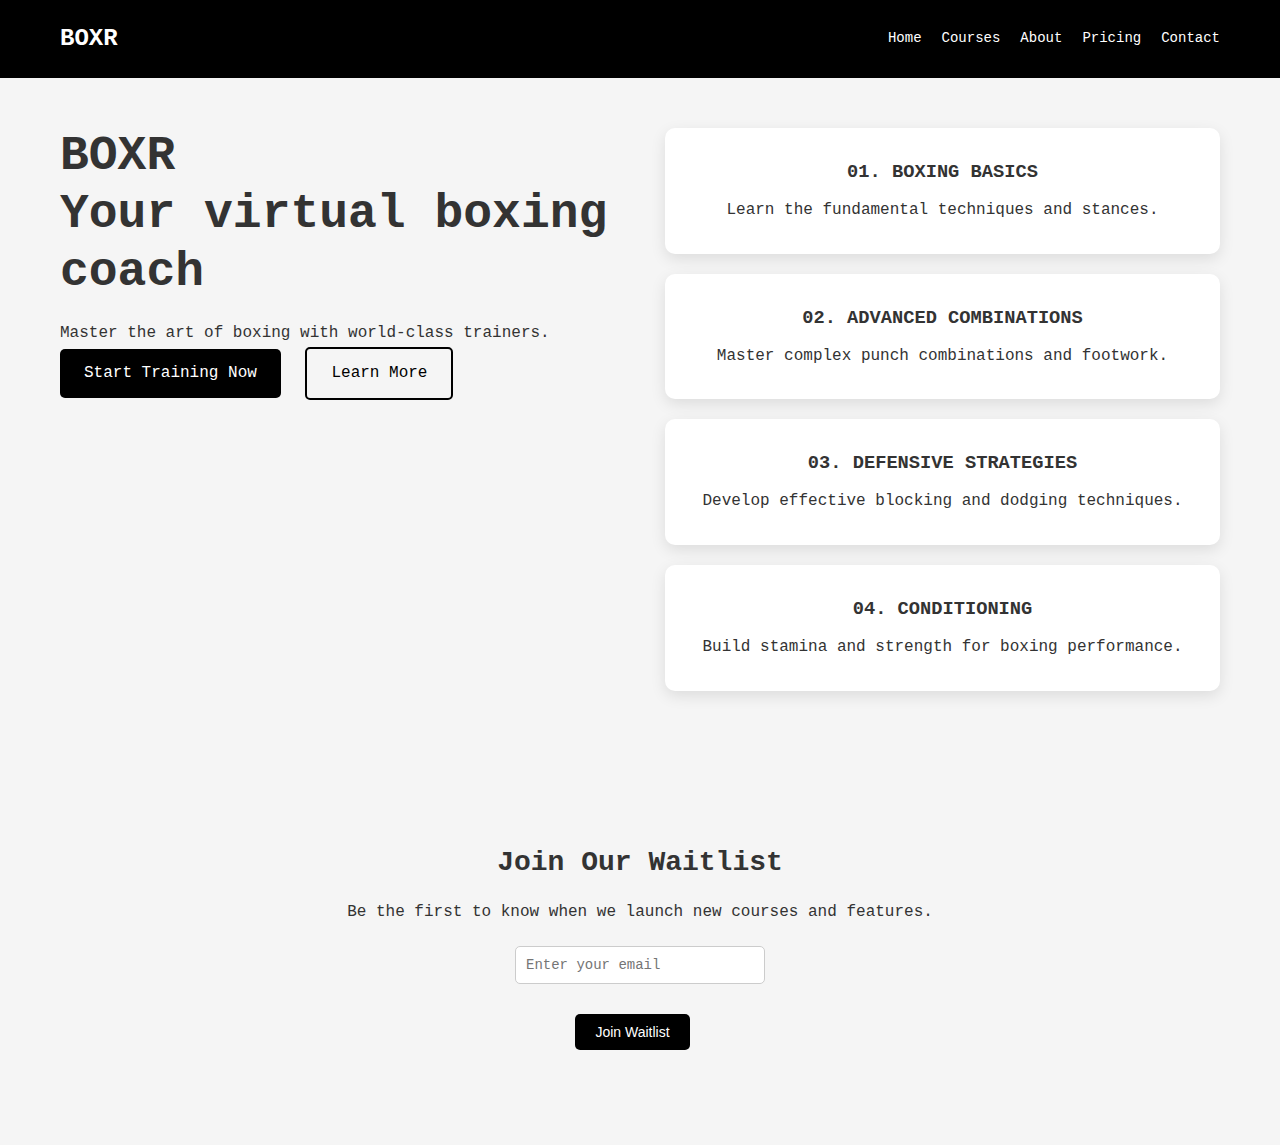
<file: index.html>
<!DOCTYPE html>
<html lang="en">
  <head>
    <meta charset="UTF-8" />
    <meta name="viewport" content="width=device-width, initial-scale=1.0" />
    <title>BOXR - Master the Art of Boxing</title>
    <link rel="stylesheet" href="styles.css" />
  </head>
  <body>
    <header>
      <div class="container">
        <nav>
          <a href="index.html" class="logo">BOXR</a>
          <div class="hamburger">
            <span></span>
            <span></span>
            <span></span>
          </div>
          <ul class="nav-menu">
            <li><a href="index.html">Home</a></li>
            <li><a href="courses.html">Courses</a></li>
            <li><a href="about.html">About</a></li>
            <li><a href="pricing.html">Pricing</a></li>
            <li><a href="contact.html">Contact</a></li>
          </ul>
        </nav>
      </div>
    </header>

    <main>
      <div class="container">
        <section id="home">
          <div class="hero">
            <div class="hero-content">
              <h1>BOXR<br />Your virtual boxing coach</h1>
              <p>Master the art of boxing with world-class trainers.</p>
              <a
                href="courses.html"
                class="cta-button"
                style="margin-right: 15px"
                >Start Training Now</a
              >
              <a href="about.html" class="cta-button secondary-button"
                >Learn More</a
              >
            </div>
            <div class="feature-list">
              <a href="basics.html" target="_blank" class="feature-item active">
                <h3>01. BOXING BASICS</h3>
                <p>Learn the fundamental techniques and stances.</p>
              </a>
              <a
                href="advanced-combinations.html"
                target="_blank"
                class="feature-item"
              >
                <h3>02. ADVANCED COMBINATIONS</h3>
                <p>Master complex punch combinations and footwork.</p>
              </a>
              <a href="defense.html" target="_blank" class="feature-item">
                <h3>03. DEFENSIVE STRATEGIES</h3>
                <p>Develop effective blocking and dodging techniques.</p>
              </a>
              <a href="conditioning.html" target="_blank" class="feature-item">
                <h3>04. CONDITIONING</h3>
                <p>Build stamina and strength for boxing performance.</p>
              </a>
            </div>
          </div>
        </section>
      </div>
    </main>

    <!-- Waitlist Section -->
    <section id="waitlist" class="waitlist-section">
      <div class="container">
        <h2>Join Our Waitlist</h2>
        <p>Be the first to know when we launch new courses and features.</p>
        <form>
          <input type="email" placeholder="Enter your email" required />
          <button type="submit" class="cta-button">Join Waitlist</button>
        </form>
      </div>
    </section>

    <script src="script.js"></script>
  </body>
</html>
</file>
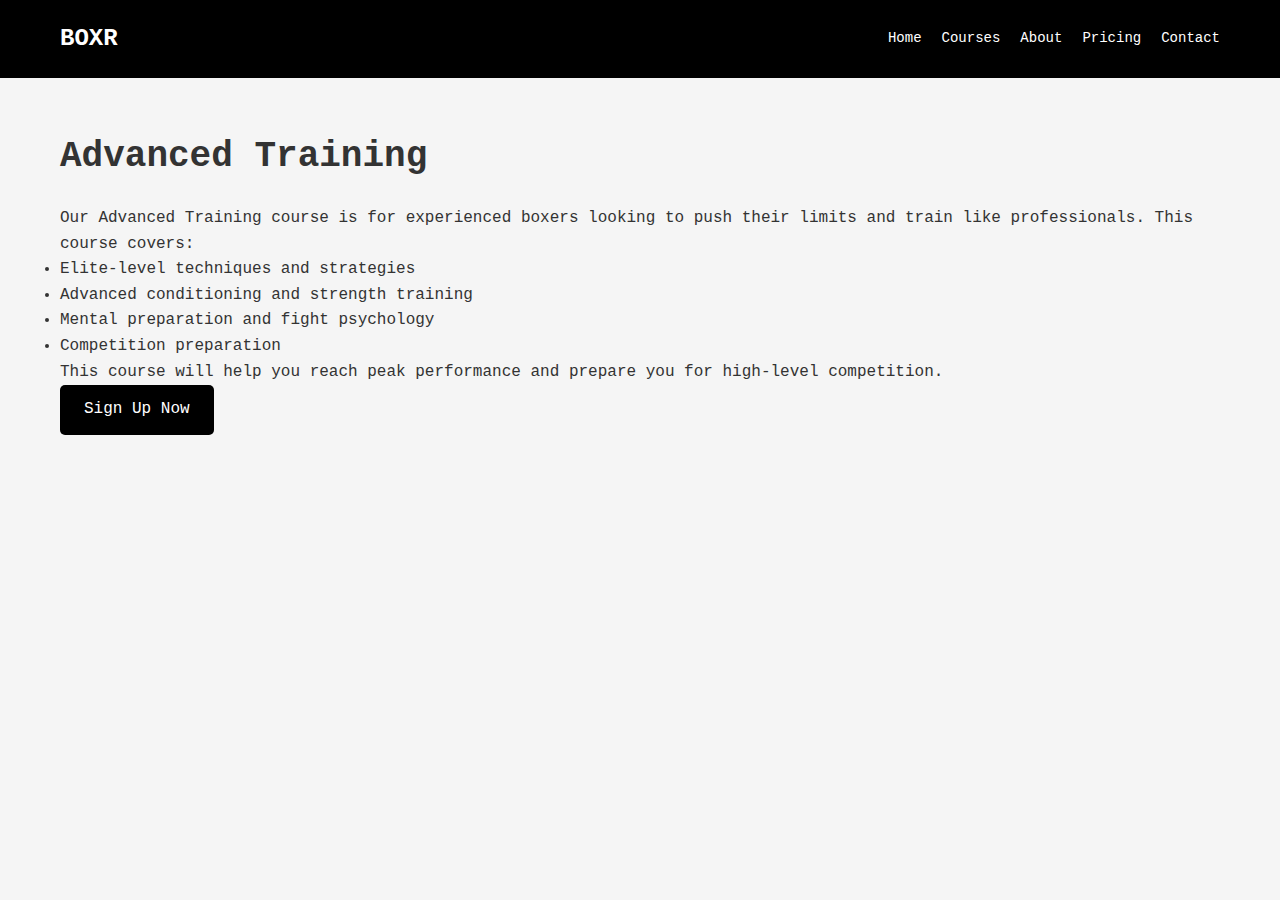
<file: advanced.html>
<!DOCTYPE html>
<html lang="en">
<head>
    <meta charset="UTF-8">
    <meta name="viewport" content="width=device-width, initial-scale=1.0">
    <title>BOXR - Advanced Training</title>
    <link rel="stylesheet" href="styles.css">
</head>
<body>
    <header>
        <div class="container">
            <nav>
                <a href="index.html" class="logo">BOXR</a>
                <div class="hamburger">
                    <span></span>
                    <span></span>
                    <span></span>
                </div>
                <ul class="nav-menu">
                    <li><a href="index.html">Home</a></li>
                    <li><a href="courses.html">Courses</a></li>
                    <li><a href="about.html">About</a></li>
                    <li><a href="pricing.html">Pricing</a></li>
                    <li><a href="contact.html">Contact</a></li>
                </ul>
            </nav>
        </div>
    </header>

    <main>
        <div class="container">
            <section id="advanced-course">
                <h2>Advanced Training</h2>
                <p>Our Advanced Training course is for experienced boxers looking to push their limits and train like professionals. This course covers:</p>
                <ul>
                    <li>Elite-level techniques and strategies</li>
                    <li>Advanced conditioning and strength training</li>
                    <li>Mental preparation and fight psychology</li>
                    <li>Competition preparation</li>
                </ul>
                <p>This course will help you reach peak performance and prepare you for high-level competition.</p>
                <a href="pricing.html" class="cta-button">Sign Up Now</a>
            </section>
        </div>
    </main>

    <script src="script.js"></script>
</body>
</html>
</file>
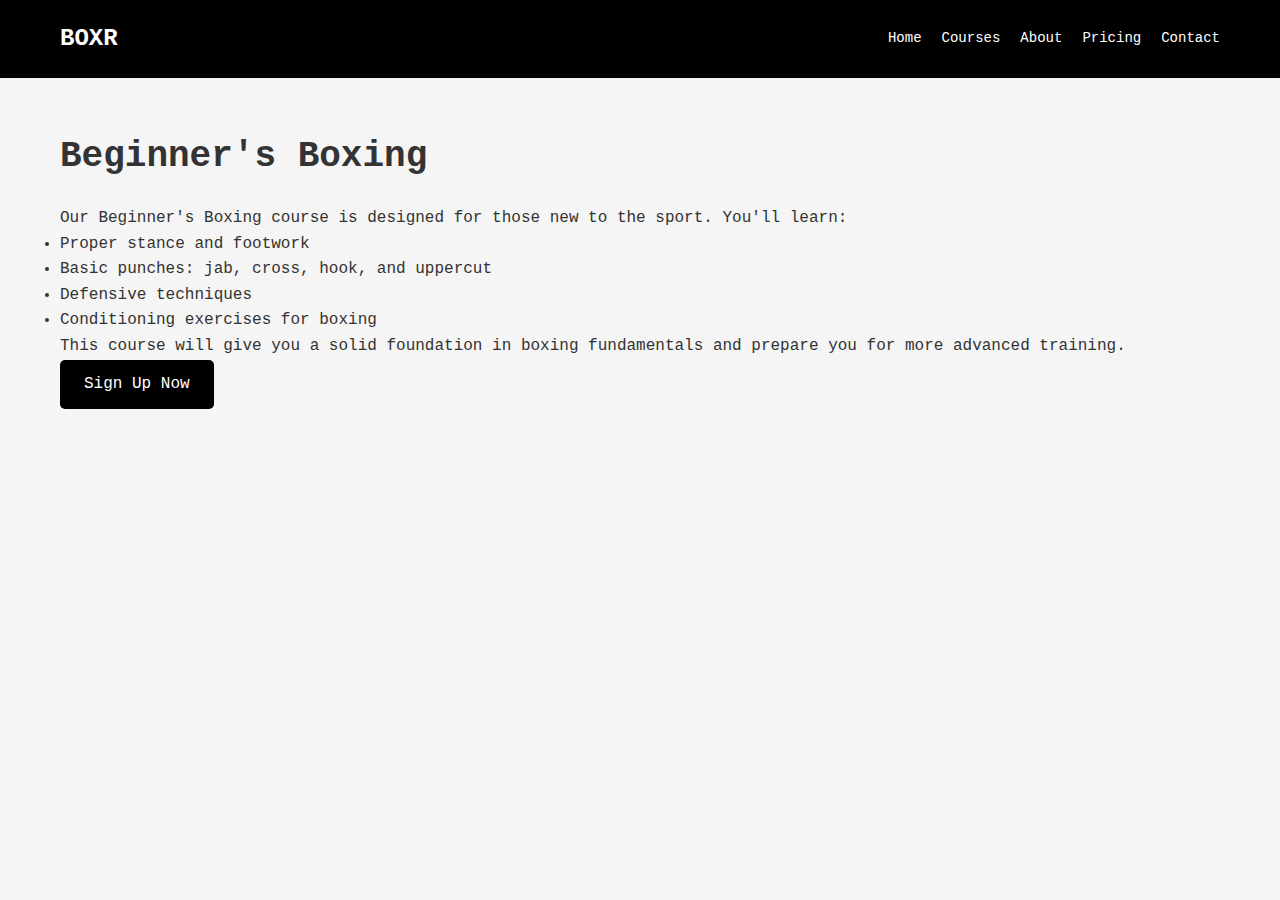
<file: beginners.html>
<!DOCTYPE html>
<html lang="en">
<head>
    <meta charset="UTF-8">
    <meta name="viewport" content="width=device-width, initial-scale=1.0">
    <title>BOXR - Beginner's Boxing</title>
    <link rel="stylesheet" href="styles.css">
</head>
<body>
    <header>
        <div class="container">
            <nav>
                <a href="index.html" class="logo">BOXR</a>
                <div class="hamburger">
                    <span></span>
                    <span></span>
                    <span></span>
                </div>
                <ul class="nav-menu">
                    <li><a href="index.html">Home</a></li>
                    <li><a href="courses.html">Courses</a></li>
                    <li><a href="about.html">About</a></li>
                    <li><a href="pricing.html">Pricing</a></li>
                    <li><a href="contact.html">Contact</a></li>
                </ul>
            </nav>
        </div>
    </header>

    <main>
        <div class="container">
            <section id="beginners-course">
                <h2>Beginner's Boxing</h2>
                <p>Our Beginner's Boxing course is designed for those new to the sport. You'll learn:</p>
                <ul>
                    <li>Proper stance and footwork</li>
                    <li>Basic punches: jab, cross, hook, and uppercut</li>
                    <li>Defensive techniques</li>
                    <li>Conditioning exercises for boxing</li>
                </ul>
                <p>This course will give you a solid foundation in boxing fundamentals and prepare you for more advanced training.</p>
                <a href="pricing.html" class="cta-button">Sign Up Now</a>
            </section>
        </div>
    </main>

    <script src="script.js"></script>
</body>
</html>
</file>
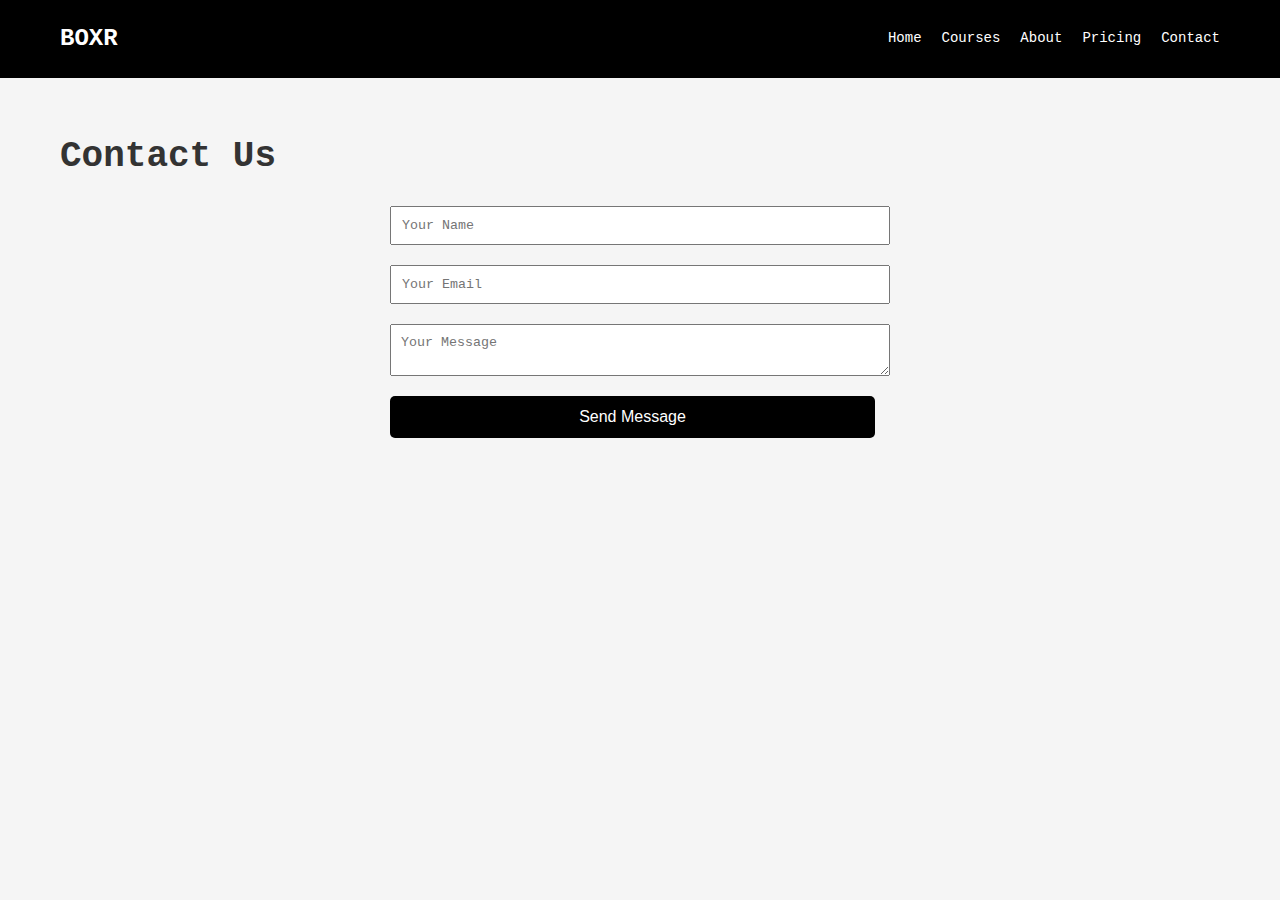
<file: contact.html>
<!DOCTYPE html>
<html lang="en">
<head>
    <meta charset="UTF-8">
    <meta name="viewport" content="width=device-width, initial-scale=1.0">
    <title>BOXR - Contact Us</title>
    <link rel="stylesheet" href="styles.css">
</head>
<body>
    <header>
        <div class="container">
            <nav>
                <a href="index.html" class="logo">BOXR</a>
                <div class="hamburger">
                    <span></span>
                    <span></span>
                    <span></span>
                </div>
                <ul class="nav-menu">
                    <li><a href="index.html">Home</a></li>
                    <li><a href="courses.html">Courses</a></li>
                    <li><a href="about.html">About</a></li>
                    <li><a href="pricing.html">Pricing</a></li>
                    <li><a href="contact.html">Contact</a></li>
                </ul>
            </nav>
        </div>
    </header>

    <main>
        <div class="container">
            <section id="contact">
                <h2>Contact Us</h2>
                <form id="contact-form">
                    <input type="text" name="name" placeholder="Your Name" required>
                    <input type="email" name="email" placeholder="Your Email" required>
                    <textarea name="message" placeholder="Your Message" required></textarea>
                    <button type="submit" class="cta-button">Send Message</button>
                </form>
            </section>
        </div>
    </main>

    <script src="script.js"></script>
</body>
</html>
</file>
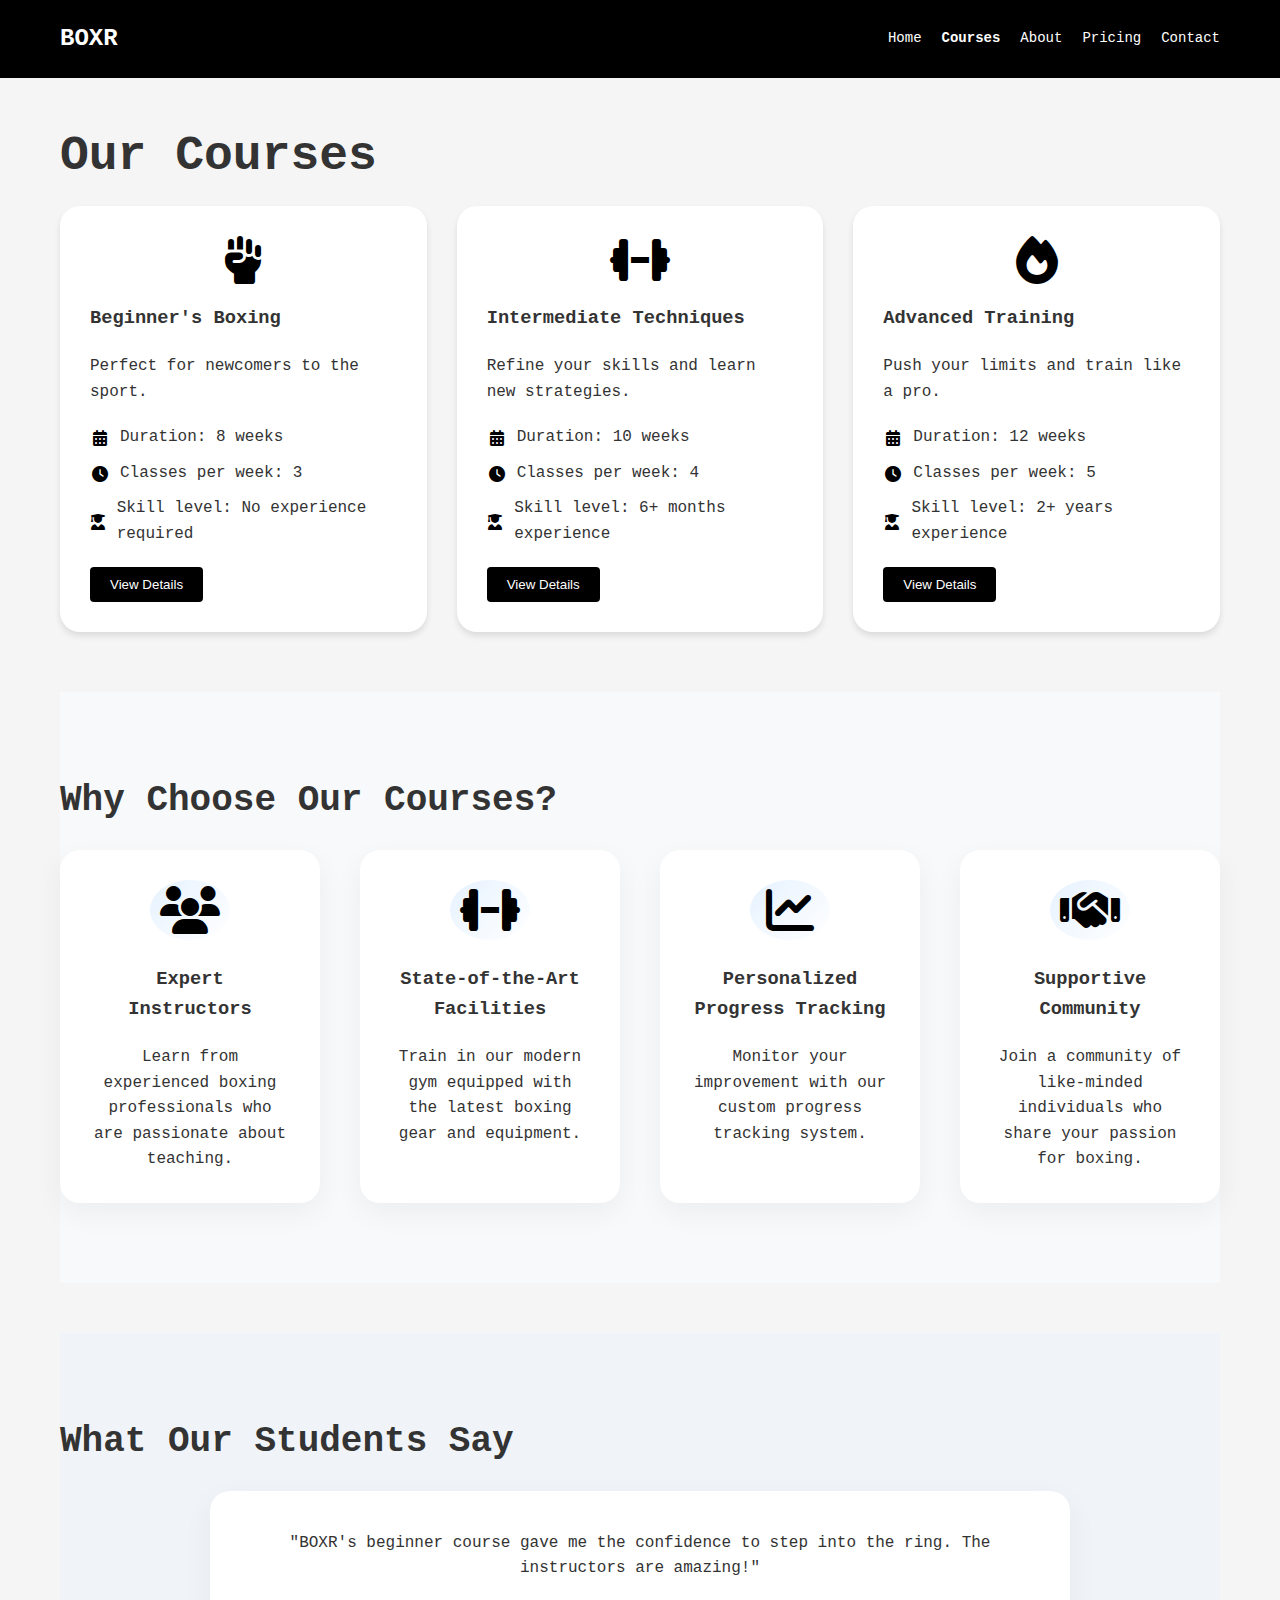
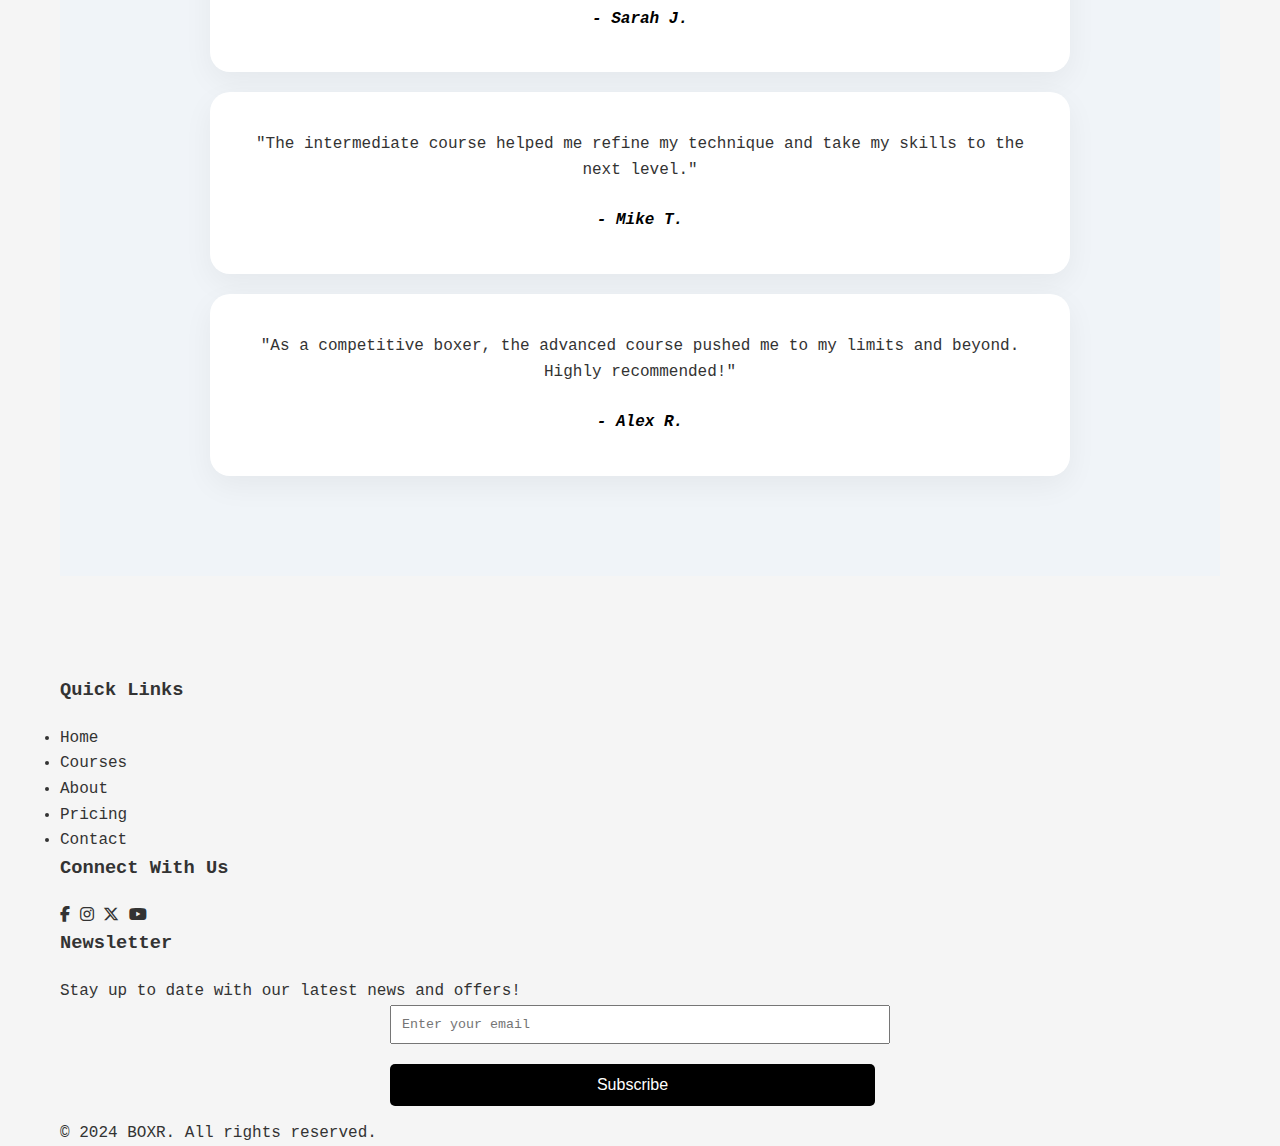
<file: courses.html>
<!DOCTYPE html>
<html lang="en">
<head>
    <meta charset="UTF-8">
    <meta name="viewport" content="width=device-width, initial-scale=1.0">
    <title>BOXR - Courses</title>
    <link rel="stylesheet" href="styles.css">
    <link rel="stylesheet" href="https://cdnjs.cloudflare.com/ajax/libs/font-awesome/6.5.1/css/all.min.css">
</head>
<body>
    <header>
        <div class="container">
            <nav>
                <a href="index.html" class="logo">BOXR</a>
                <div class="hamburger">
                    <span></span>
                    <span></span>
                    <span></span>
                </div>
                <ul class="nav-menu">
                    <li><a href="index.html">Home</a></li>
                    <li><a href="courses.html" class="active">Courses</a></li>
                    <li><a href="about.html">About</a></li>
                    <li><a href="pricing.html">Pricing</a></li>
                    <li><a href="contact.html">Contact</a></li>
                </ul>
            </nav>
        </div>
    </header>

    <main>
        <div class="container">
            <section id="courses">
                <h1>Our Courses</h1>
                
                
                <div class="course-grid">
                    <div class="course-card" data-course="beginners">
                        <div class="course-icon"><i class="fa-solid fa-hand-fist"></i></div>
                        <h3>Beginner's Boxing</h3>
                        <p>Perfect for newcomers to the sport.</p>
                        <ul class="course-details">
                            <li><i class="fa-solid fa-calendar-days"></i> Duration: 8 weeks</li>
                            <li><i class="fa-solid fa-clock"></i> Classes per week: 3</li>
                            <li><i class="fa-solid fa-user-graduate"></i> Skill level: No experience required</li>
                        </ul>
                        <button class="view-details-btn">View Details</button>
                    </div>
                    <div class="course-card" data-course="intermediate">
                        <div class="course-icon"><i class="fa-solid fa-dumbbell"></i></div>
                        <h3>Intermediate Techniques</h3>
                        <p>Refine your skills and learn new strategies.</p>
                        <ul class="course-details">
                            <li><i class="fa-solid fa-calendar-days"></i> Duration: 10 weeks</li>
                            <li><i class="fa-solid fa-clock"></i> Classes per week: 4</li>
                            <li><i class="fa-solid fa-user-graduate"></i> Skill level: 6+ months experience</li>
                        </ul>
                        <button class="view-details-btn">View Details</button>
                    </div>
                    <div class="course-card" data-course="advanced">
                        <div class="course-icon"><i class="fa-solid fa-fire"></i></div>
                        <h3>Advanced Training</h3>
                        <p>Push your limits and train like a pro.</p>
                        <ul class="course-details">
                            <li><i class="fa-solid fa-calendar-days"></i> Duration: 12 weeks</li>
                            <li><i class="fa-solid fa-clock"></i> Classes per week: 5</li>
                            <li><i class="fa-solid fa-user-graduate"></i> Skill level: 2+ years experience</li>
                        </ul>
                        <button class="view-details-btn">View Details</button>
                    </div>
                </div>
            </section>

            <section id="course-benefits">
                <h2>Why Choose Our Courses?</h2>
                <div class="benefits-grid">
                    <div class="benefit-item">
                        <i class="fa-solid fa-users"></i>
                        <h3>Expert Instructors</h3>
                        <p>Learn from experienced boxing professionals who are passionate about teaching.</p>
                    </div>
                    <div class="benefit-item">
                        <i class="fa-solid fa-dumbbell"></i>
                        <h3>State-of-the-Art Facilities</h3>
                        <p>Train in our modern gym equipped with the latest boxing gear and equipment.</p>
                    </div>
                    <div class="benefit-item">
                        <i class="fa-solid fa-chart-line"></i>
                        <h3>Personalized Progress Tracking</h3>
                        <p>Monitor your improvement with our custom progress tracking system.</p>
                    </div>
                    <div class="benefit-item">
                        <i class="fa-solid fa-handshake"></i>
                        <h3>Supportive Community</h3>
                        <p>Join a community of like-minded individuals who share your passion for boxing.</p>
                    </div>
                </div>
            </section>

            <section id="testimonials">
                <h2>What Our Students Say</h2>
                <div class="testimonial-slider">
                    <div class="testimonial-item">
                        <p>"BOXR's beginner course gave me the confidence to step into the ring. The instructors are amazing!"</p>
                        <p class="testimonial-author">- Sarah J.</p>
                    </div>
                    <div class="testimonial-item">
                        <p>"The intermediate course helped me refine my technique and take my skills to the next level."</p>
                        <p class="testimonial-author">- Mike T.</p>
                    </div>
                    <div class="testimonial-item">
                        <p>"As a competitive boxer, the advanced course pushed me to my limits and beyond. Highly recommended!"</p>
                        <p class="testimonial-author">- Alex R.</p>
                    </div>
                </div>
            </section>
        </div>
    </main>

    <div id="course-modal" class="modal">
        <div class="modal-content">
            <span class="close">&times;</span>
            <h2 id="modal-title"></h2>
            <p id="modal-description"></p>
            <h3>Curriculum</h3>
            <ul id="modal-curriculum"></ul>
            <a href="#" id="enroll-link" target="_blank" class="enroll-btn">Enroll Now</a>
        </div>
    </div>

    <footer>
        <div class="container">
            <div class="footer-content">
                <div class="footer-section">
                    <h3>Quick Links</h3>
                    <ul>
                        <li><a href="index.html">Home</a></li>
                        <li><a href="courses.html">Courses</a></li>
                        <li><a href="about.html">About</a></li>
                        <li><a href="pricing.html">Pricing</a></li>
                        <li><a href="contact.html">Contact</a></li>
                    </ul>
                </div>
                <div class="footer-section">
                    <h3>Connect With Us</h3>
                    <div class="social-icons">
                        <a href="#" class="social-icon"><i class="fab fa-facebook-f"></i></a>
                        <a href="https://www.instagram.com/re__dj/" class="social-icon"><i class="fab fa-instagram"></i></a>
                        <a href="#" class="social-icon"><i class="fab fa-x-twitter"></i></a>
                        <a href="#" class="social-icon"><i class="fab fa-youtube"></i></a>
                    </div>
                </div>
                <div class="footer-section">
                    <h3>Newsletter</h3>
                    <p>Stay up to date with our latest news and offers!</p>
                    <form class="newsletter-form">
                        <input type="email" placeholder="Enter your email" required>
                        <button type="submit" class="cta-button">Subscribe</button>
                    </form>
                </div>
            </div>
            <div class="footer-bottom">
                <p>&copy; 2024 BOXR. All rights reserved.</p>
            </div>
        </div>
    </footer>

    <script src="script.js"></script>
</body>
</html>
</file>
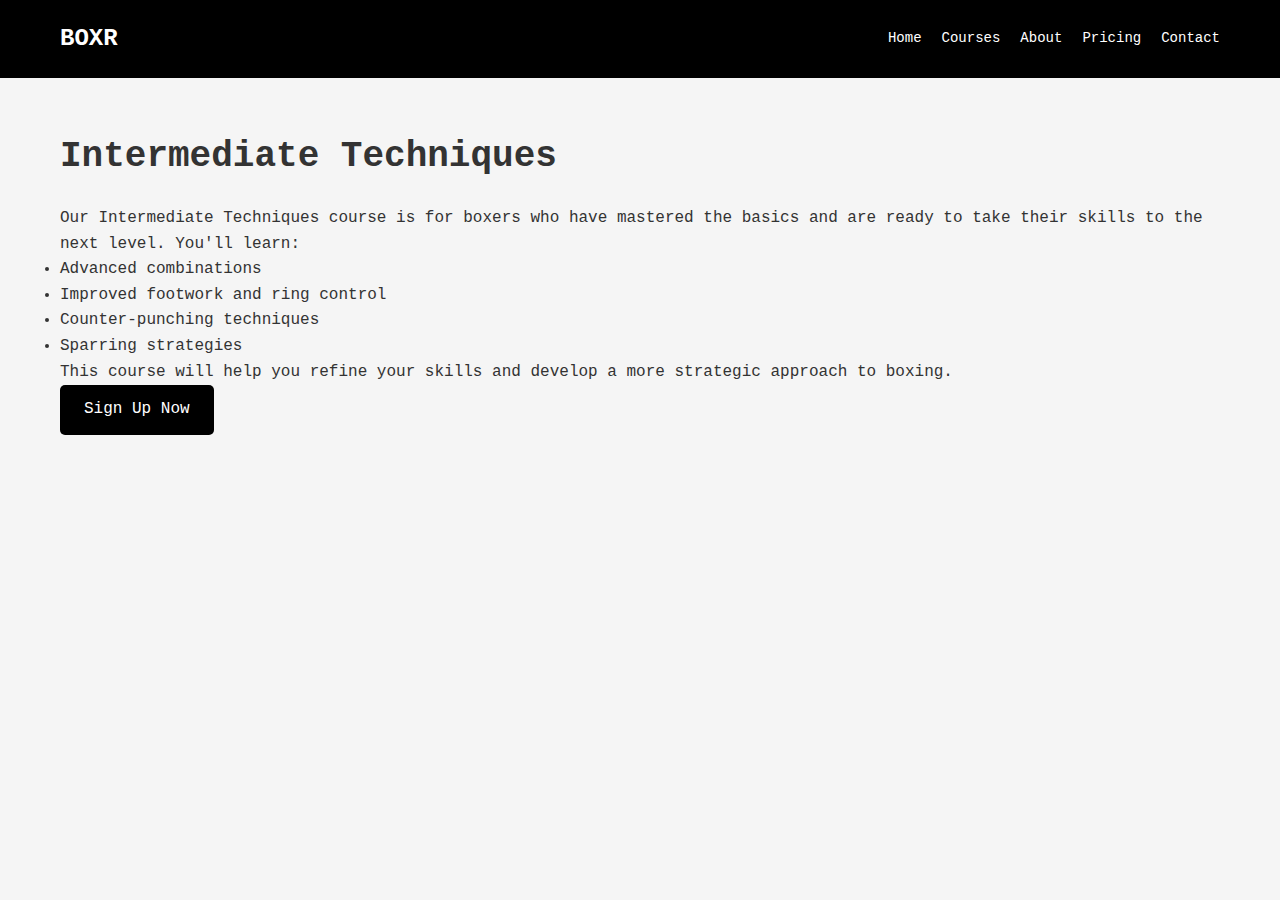
<file: intermediate.html>
<!DOCTYPE html>
<html lang="en">
<head>
    <meta charset="UTF-8">
    <meta name="viewport" content="width=device-width, initial-scale=1.0">
    <title>BOXR - Intermediate Techniques</title>
    <link rel="stylesheet" href="styles.css">
</head>
<body>
    <header>
        <div class="container">
            <nav>
                <a href="index.html" class="logo">BOXR</a>
                <div class="hamburger">
                    <span></span>
                    <span></span>
                    <span></span>
                </div>
                <ul class="nav-menu">
                    <li><a href="index.html">Home</a></li>
                    <li><a href="courses.html">Courses</a></li>
                    <li><a href="about.html">About</a></li>
                    <li><a href="pricing.html">Pricing</a></li>
                    <li><a href="contact.html">Contact</a></li>
                </ul>
            </nav>
        </div>
    </header>

    <main>
        <div class="container">
            <section id="intermediate-course">
                <h2>Intermediate Techniques</h2>
                <p>Our Intermediate Techniques course is for boxers who have mastered the basics and are ready to take their skills to the next level. You'll learn:</p>
                <ul>
                    <li>Advanced combinations</li>
                    <li>Improved footwork and ring control</li>
                    <li>Counter-punching techniques</li>
                    <li>Sparring strategies</li>
                </ul>
                <p>This course will help you refine your skills and develop a more strategic approach to boxing.</p>
                <a href="pricing.html" class="cta-button">Sign Up Now</a>
            </section>
        </div>
    </main>

    <script src="script.js"></script>
</body>
</html>
</file>
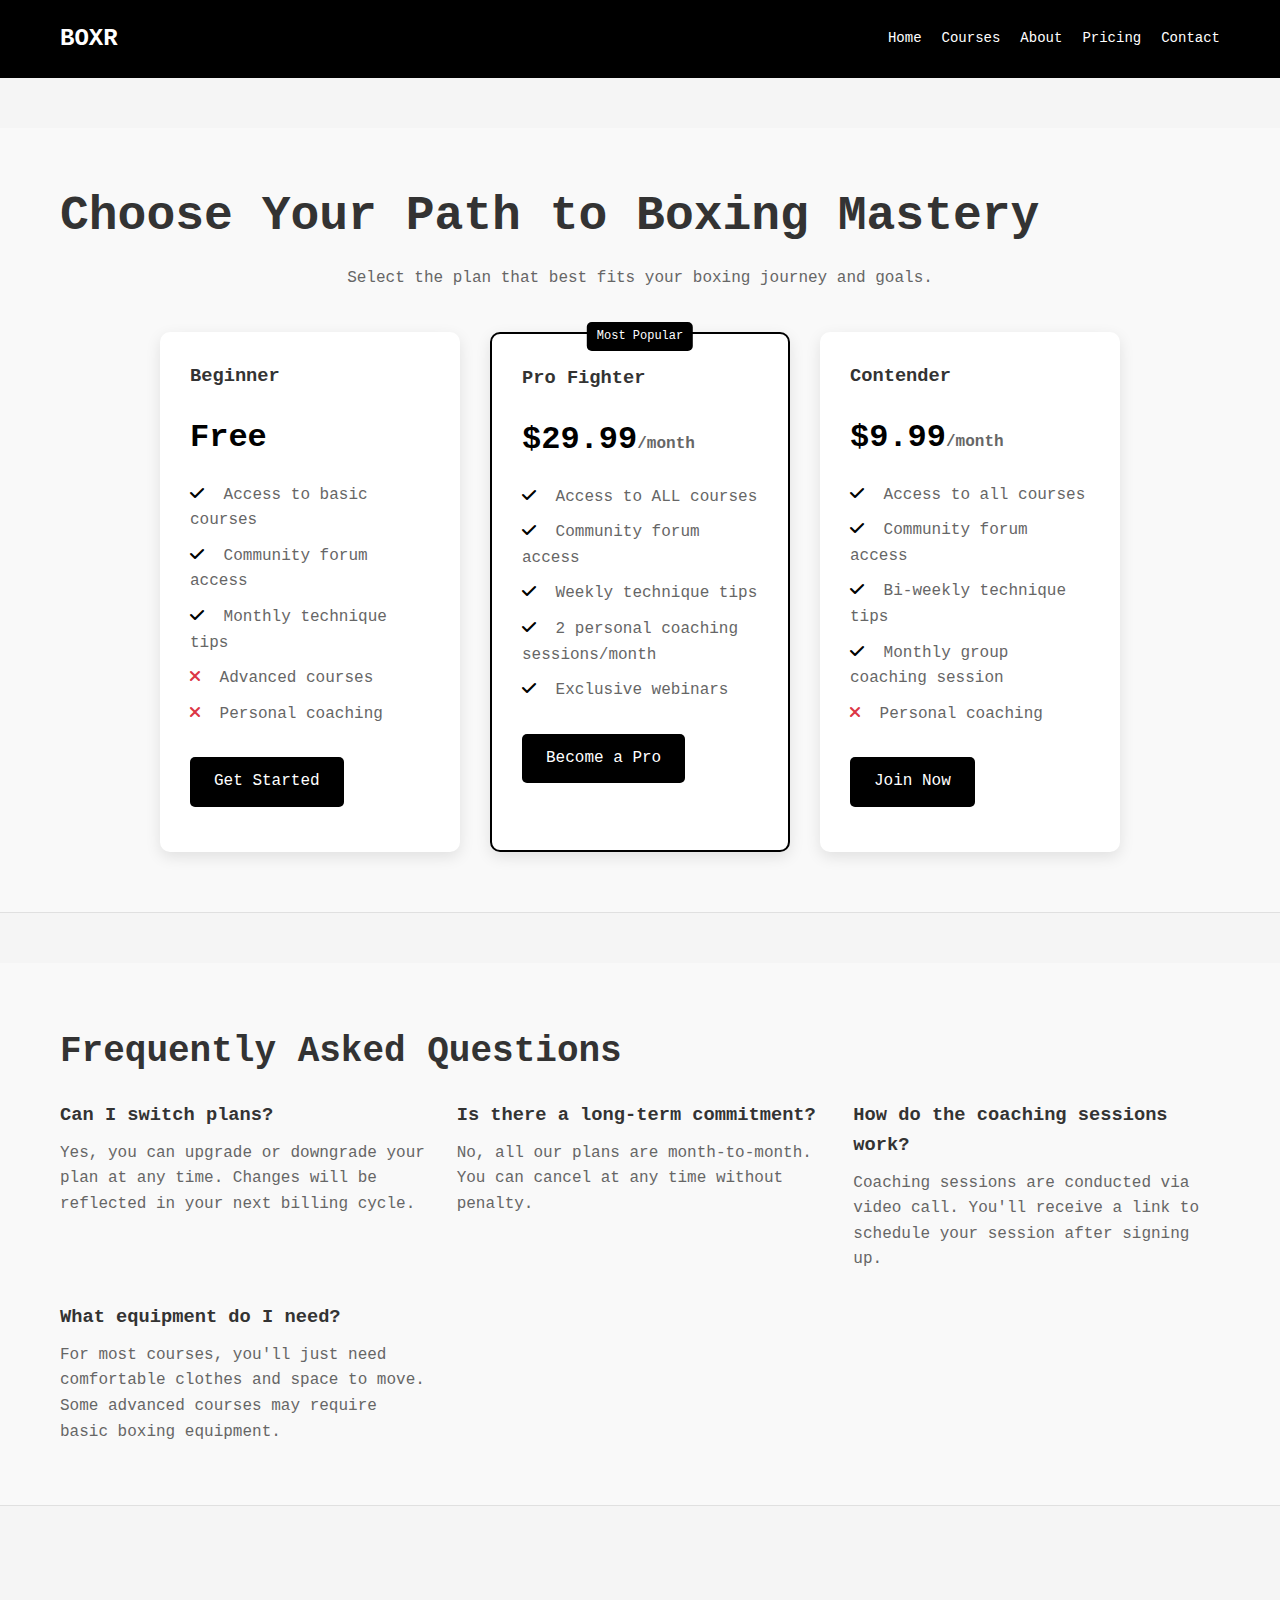
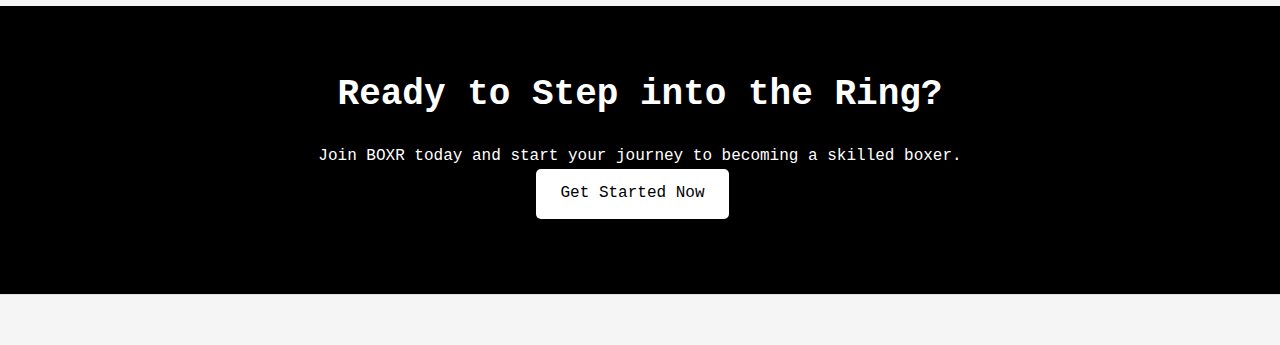
<file: pricing.html>
<!DOCTYPE html>
<html lang="en">
<head>
    <meta charset="UTF-8">
    <meta name="viewport" content="width=device-width, initial-scale=1.0">
    <title>BOXR - Pricing Plans</title>
    <link rel="stylesheet" href="styles.css">
    <link rel="stylesheet" href="https://cdnjs.cloudflare.com/ajax/libs/font-awesome/6.0.0-beta3/css/all.min.css">
</head>
<body>
    <header>
        <div class="container">
            <nav>
                <a href="index.html" class="logo">BOXR</a>
                <div class="hamburger">
                    <span></span>
                    <span></span>
                    <span></span>
                </div>
                <ul class="nav-menu">
                    <li><a href="index.html">Home</a></li>
                    <li><a href="courses.html">Courses</a></li>
                    <li><a href="about.html">About</a></li>
                    <li><a href="pricing.html">Pricing</a></li>
                    <li><a href="contact.html">Contact</a></li>
                </ul>
            </nav>
        </div>
    </header>

    <main>
        <section id="pricing" class="full-width-section">
            <div class="container">
                <h1>Choose Your Path to Boxing Mastery</h1>
                <p class="section-description">Select the plan that best fits your boxing journey and goals.</p>
                
                <div class="pricing-grid">
                    <div class="pricing-card">
                        <div class="card-header">
                            <h3>Beginner</h3>
                            <p class="price">Free</p>
                        </div>
                        <ul class="features">
                            <li><i class="fas fa-check"></i> Access to basic courses</li>
                            <li><i class="fas fa-check"></i> Community forum access</li>
                            <li><i class="fas fa-check"></i> Monthly technique tips</li>
                            <li><i class="fas fa-times"></i> Advanced courses</li>
                            <li><i class="fas fa-times"></i> Personal coaching</li>
                        </ul>
                        <a href="#" class="cta-button">Get Started</a>
                    </div>
                    
                    <div class="pricing-card featured">
                        <div class="card-header">
                            <h3>Pro Fighter</h3>
                            <p class="price">$29.99<span>/month</span></p>
                        </div>
                        <ul class="features">
                            <li><i class="fas fa-check"></i> Access to ALL courses</li>
                            <li><i class="fas fa-check"></i> Community forum access</li>
                            <li><i class="fas fa-check"></i> Weekly technique tips</li>
                            <li><i class="fas fa-check"></i> 2 personal coaching sessions/month</li>
                            <li><i class="fas fa-check"></i> Exclusive webinars</li>
                        </ul>
                        <a href="#" class="cta-button">Become a Pro</a>
                    </div>
                    
                    <div class="pricing-card">
                        <div class="card-header">
                            <h3>Contender</h3>
                            <p class="price">$9.99<span>/month</span></p>
                        </div>
                        <ul class="features">
                            <li><i class="fas fa-check"></i> Access to all courses</li>
                            <li><i class="fas fa-check"></i> Community forum access</li>
                            <li><i class="fas fa-check"></i> Bi-weekly technique tips</li>
                            <li><i class="fas fa-check"></i> Monthly group coaching session</li>
                            <li><i class="fas fa-times"></i> Personal coaching</li>
                        </ul>
                        <a href="#" class="cta-button">Join Now</a>
                    </div>
                </div>
            </div>
        </section>

        <section id="faq" class="full-width-section">
            <div class="container">
                <h2>Frequently Asked Questions</h2>
                <div class="faq-grid">
                    <div class="faq-item">
                        <h3>Can I switch plans?</h3>
                        <p>Yes, you can upgrade or downgrade your plan at any time. Changes will be reflected in your next billing cycle.</p>
                    </div>
                    <div class="faq-item">
                        <h3>Is there a long-term commitment?</h3>
                        <p>No, all our plans are month-to-month. You can cancel at any time without penalty.</p>
                    </div>
                    <div class="faq-item">
                        <h3>How do the coaching sessions work?</h3>
                        <p>Coaching sessions are conducted via video call. You'll receive a link to schedule your session after signing up.</p>
                    </div>
                    <div class="faq-item">
                        <h3>What equipment do I need?</h3>
                        <p>For most courses, you'll just need comfortable clothes and space to move. Some advanced courses may require basic boxing equipment.</p>
                    </div>
                </div>
            </div>
        </section>
    </main>

    <section id="cta" class="full-width-section">
        <div class="container">
            <h2>Ready to Step into the Ring?</h2>
            <p>Join BOXR today and start your journey to becoming a skilled boxer.</p>
            <a href="#" class="cta-button">Get Started Now</a>
        </div>
    </section>

    <script src="script.js"></script>
</body>
</html>
</file>
<file: styles.css>
/* General Styles */
* {
    margin: 0;
    padding: 0;
    box-sizing: border-box;
}

body {
    font-family: 'Courier New', monospace;
    background-color: #f5f5f5;
    color: #333;
    line-height: 1.6;
}

.container {
    max-width: 1200px;
    margin: 0 auto;
    padding: 0 20px;
}

a {
    text-decoration: none;
    color: inherit;
}

/* Header Styles */
header {
    background-color: #000;
    color: #fff;
    padding: 20px 0;
}

nav {
    display: flex;
    justify-content: space-between;
    align-items: center;
}

.logo {
    font-size: 24px;
    font-weight: bold;
}

nav ul {
    display: flex;
    list-style-type: none;
}

nav ul li {
    margin-left: 20px;
}

nav ul li a {
    color: #fff;
    text-decoration: none;
    font-size: 14px;
}

nav ul li a.active {
    font-weight: bold;
}

nav ul li a:hover {
    color: #f5f5f5; /* Change to desired hover color */
    background-color: #333; /* Change to desired hover background color */
    padding: 5px 10px; /* Optional: add padding to the hover effect */
    border-radius: 5px; /* Optional: add rounded corners to the hover effect */
}



/* Navigation Styles */
nav {
    display: flex;
    justify-content: space-between;
    align-items: center;
}

.nav-menu {
    display: flex;
    list-style-type: none;
}

.nav-menu li {
    margin-left: 20px;
}

.nav-menu li a {
    color: #fff;
    text-decoration: none;
    font-size: 14px;
}

/* Hamburger Menu Styles */
.hamburger {
    display: none;
    cursor: pointer;
}

.hamburger span {
    display: block;
    width: 25px;
    height: 3px;
    margin: 5px auto;
    transition: all 0.3s ease-in-out;
    background-color: #fff;
}

@media (max-width: 768px) {
    .hamburger {
        display: block;
    }

    .nav-menu {
        position: fixed;
        left: -100%;
        top: 70px;
        flex-direction: column;
        background-color: #000;
        width: 100%;
        text-align: center;
        transition: 0.3s;
        box-shadow: 0 10px 27px rgba(0, 0, 0, 0.05);
    }

    .nav-menu.active {
        left: 0;
    }

    .nav-menu li {
        margin: 25px 0;
    }

    .nav-menu li a {
        font-size: 20px;
    }

    .hamburger.active .bar:nth-child(2) {
        opacity: 0;
    }

    .hamburger.active .bar:nth-child(1) {
        transform: translateY(8px) rotate(45deg);
    }

    .hamburger.active .bar:nth-child(3) {
        transform: translateY(-8px) rotate(-45deg);
    }
}

/* ... (keep your existing styles) ... */


/* Main Content Styles */
main {
    padding: 50px 0;
}

section {
    margin-bottom: 50px;
}

h1, h2, h3 {
    margin-bottom: 20px;
}

h1 {
    font-size: 48px;
    line-height: 1.2;
}

h2 {
    font-size: 36px;
}

.hero {
    display: flex;
    justify-content: space-between;
    align-items: flex-start;
}

.hero-content {
    flex: 1;
}

.cta-button {
    display: inline-block;
    background-color: #000;
    color: #fff;
    border: none;
    padding: 12px 24px;
    font-size: 16px;
    cursor: pointer;
    margin-right: 15px;
    margin-bottom: 15px;
    text-decoration: none;
    border-radius: 5px;
    transition: all 0.3s ease;
}

.cta-button:hover {
    background-color: #333;
    transform: translateY(-2px);
    box-shadow: 0 4px 6px rgba(0, 0, 0, 0.1);
}

.secondary-button {
    background-color: transparent;
    border: 2px solid #000;
    color: #000;
}

.secondary-button:hover {
    background-color: #000;
    color: #fff;
}

.feature-list {
    flex: 1;
    margin-left: 50px;
}

.feature-item {
    display: block;
    margin-bottom: 20px;
    padding: 20px;
    background-color: #fff;
    box-shadow: 0 2px 5px rgba(0,0,0,0.1);
    transition: background-color 0.3s ease, color 0.3s ease;
}

.feature-item:hover {
    background-color: #000;
    color: #fff;
}


.feature-item h3 {
    margin-bottom: 10px;
}

/* Grid Layouts */
.course-grid, .trainer-grid, .pricing-grid {
    display: grid;
    grid-template-columns: repeat(auto-fit, minmax(250px, 1fr));
    gap: 20px;
}

.course-card, .trainer-card, .pricing-card {
    background-color: #fff;
    padding: 20px;
    box-shadow: 0 2px 5px rgba(0,0,0,0.1);
}

.pricing-card.featured {
    border: 2px solid #000;
}

.trainer-card img {
    max-width: 100%;
    height: auto;
    margin-bottom: 10px;
}

/* Form Styles */
form {
    display: flex;
    flex-direction: column;
    max-width: 500px;
    margin: 0 auto;
}

input, textarea {
    margin-bottom: 20px;
    padding: 10px;
    font-family: inherit;
}

/* About Page Styles */
#about p {
    margin-bottom: 20px;
}

/* Responsive Design */
@media (max-width: 768px) {
    .hero {
        flex-direction: column;
    }

    .feature-list {
        margin-left: 0;
        margin-top: 30px;
    }

    nav ul {
        display: none;
    }
}

/* Courses Page Specific Styles */

/* Course Grid */
.course-grid {
    display: grid;
    grid-template-columns: repeat(auto-fit, minmax(300px, 1fr));
    gap: 30px;
    margin-bottom: 60px;
}

.course-card {
    background-color: #fff;
    border-radius: 20px;
    box-shadow: 0 4px 6px rgba(0, 0, 0, 0.1);
    padding: 30px;
    transition: transform 0.3s ease, box-shadow 0.3s ease;
}

.course-card:hover {
    transform: translateY(-5px);
    box-shadow: 0 6px 12px rgba(0, 0, 0, 0.15);
}

.course-icon {
    font-size: 48px;
    color: #000;
    margin-bottom: 20px;
    height: 48px; /* Ensure consistent height even if icon is missing */
    display: flex;
    align-items: center;
    justify-content: center;
}

.course-details {
    list-style-type: none;
    padding: 0;
    margin: 20px 0;
}

.course-details li {
    margin-bottom: 10px;
    display: flex;
    align-items: center;
}

.course-details li i {
    margin-right: 10px;
    color: #000;
    width: 20px; /* Ensure consistent width for icons */
    text-align: center;
}

.view-details-btn {
    background-color: #000;
    color: #fff;
    border: none;
    padding: 10px 20px;
    border-radius: 4px;
    cursor: pointer;
    transition: background-color 0.3s ease;
}

.view-details-btn:hover {
    background-color: #333;
}

#course-benefits {
    background-color: #f8f9fa;
    padding: 80px 0;
}

.benefits-grid {
    display: grid;
    grid-template-columns: repeat(auto-fit, minmax(250px, 1fr));
    gap: 40px;
}

.benefit-item {
    text-align: center;
    padding: 30px;
    background-color: #fff;
    border-radius: 20px;
    box-shadow: 0 10px 30px rgba(0, 0, 0, 0.05);
    transition: transform 0.3s ease, box-shadow 0.3s ease;
}

.benefit-item:hover {
    transform: translateY(-5px);
    box-shadow: 0 15px 35px rgba(0, 0, 0, 0.1);
}

.benefit-item i {
    font-size: 48px;
    color: #000000;
    margin-bottom: 25px;
    height: 60px;
    display: flex;
    align-items: center;
    justify-content: center;
    background: linear-gradient(135deg, #e6f2ff, #ffffff);
    border-radius: 50%;
    width: 80px;
    margin: 0 auto 25px;
}

/* Testimonials */
#testimonials {
    background-color: #f0f4f8;
    padding: 80px 0;
}

.testimonial-slider {
    max-width: 900px;
    margin: 0 auto;
}

.testimonial-item {
    background-color: #fff;
    border-radius: 20px;
    padding: 40px;
    text-align: center;
    box-shadow: 0 10px 30px rgba(0, 0, 0, 0.05);
    margin: 20px;
    transition: transform 0.3s ease;
}

.testimonial-item:hover {
    transform: scale(1.03);
}

.testimonial-author {
    font-style: italic;
    color: #000000;
    margin-top: 25px;
    font-weight: 600;
}

/* Modal */
.modal {
    display: none;
    position: fixed;
    z-index: 1000;
    left: 0;
    top: 0;
    width: 100%;
    height: 100%;
    background-color: rgba(0, 0, 0, 0.4);
    backdrop-filter: blur(5px);
}

.modal-content {
    background-color: #fff;
    margin: 5% auto;
    padding: 50px;
    border-radius: 20px;
    max-width: 700px;
    position: relative;
    box-shadow: 0 20px 40px rgba(0, 0, 0, 0.1);
}

.close {
    position: absolute;
    right: 25px;
    top: 15px;
    font-size: 32px;
    font-weight: bold;
    cursor: pointer;
    color: #000000;
    transition: color 0.3s ease;
}

.close:hover {
    color: #000000;
}

#modal-curriculum {
    margin-bottom: 30px;
}

.enroll-btn {
    display: block;
    width: 100%;
    padding: 18px;
    background: linear-gradient(135deg, #000000, #000000);
    color: #fff;
    border: none;
    border-radius: 50px;
    font-size: 18px;
    cursor: pointer;
    transition: all 0.3s ease;
    text-align: center;
    text-decoration: none;
}

.enroll-btn:hover {
    background: linear-gradient(135deg, #000000, #000000);
    transform: translateY(-2px);
    box-shadow: 0 5px 15px rgba(0, 123, 255, 0.4);
}

/* Responsive adjustments */
@media (max-width: 768px) {
    .course-grid,
    .benefits-grid {
        grid-template-columns: 1fr;
    }
    
    .modal-content {
        margin: 10% 20px;
        padding: 30px;
    }
}
/* Waitlist Section Styles */
.waitlist-section {
    background-color: #f5f5f5; /* Light background color */
    color: #333;
    padding: 30px 0;
    text-align: center;
}

.waitlist-section h2 {
    font-size: 28px; /* Smaller font size for the heading */
    margin-bottom: 15px;
}

.waitlist-section p {
    font-size: 16px; /* Smaller font size for the paragraph */
    margin-bottom: 20px;
}

.waitlist-section form {
    display: flex;
    justify-content: center;
    align-items: center;
    gap: 10px;
    flex-wrap: wrap; /* Ensure form wraps on smaller screens */
}

.waitlist-section input[type="email"] {
    padding: 10px;
    font-size: 14px; /* Smaller font size for the input */
    border: 1px solid #ccc;
    border-radius: 5px;
    width: 250px; /* Set a fixed width */
    max-width: 100%; /* Ensure it doesn't overflow on smaller screens */
}

.waitlist-section button.cta-button {
    padding: 10px 20px;
    font-size: 14px; /* Smaller font size for the button */
    border: none;
    border-radius: 5px;
    background-color: #000;
    color: #fff;
    cursor: pointer;
    transition: background-color 0.3s ease, color 0.3s ease;
}

.waitlist-section button.cta-button:hover {
    background-color: #333;
    color: #f5f5f5;
}

/*For basics.html styling*/
.full-width-section {
    padding: 60px 0;
    border-bottom: 1px solid #e0e0e0;
}

.full-width-section:nth-child(even) {
    background-color: #f9f9f9;
}

.content-wrapper {
    display: flex;
    align-items: center;
    gap: 30px;
}

.media-container {
    flex: 1;
}

.text-content {
    flex: 1;
}

.media-container img,
.media-container video {
    width: 100%;
    height: auto;
    border-radius: 5px;
    box-shadow: 0 2px 10px rgba(0,0,0,0.1);
}

@media (max-width: 768px) {
    .content-wrapper {
        flex-direction: column;
    }
    
    .media-container,
    .text-content {
        width: 100%;
    }
}

.text-content p, .text-content ul, .text-content ol {
    margin-bottom: 15px;
}

.text-content li {
    margin-bottom: 10px;
}

.text-content strong {
    font-weight: bold;
}

/* Pricing Section Styles */
#pricing {
    background-color: #f9f9f9;
    padding: 60px 0;
}

.section-description {
    text-align: center;
    max-width: 600px;
    margin: 0 auto 40px;
    color: #666;
}

.pricing-grid {
    display: flex;
    justify-content: center;
    gap: 30px;
    flex-wrap: wrap;
}

.pricing-card {
    background-color: #fff;
    border-radius: 10px;
    box-shadow: 0 5px 15px rgba(0,0,0,0.1);
    padding: 30px;
    width: 300px;
    transition: transform 0.3s ease;
}

.pricing-card:hover {
    transform: translateY(-10px);
}

.pricing-card.featured {
    border: 2px solid #000;
    position: relative;
}

.pricing-card.featured::before {
    content: "Most Popular";
    position: absolute;
    top: -12px;
    left: 50%;
    transform: translateX(-50%);
    background-color: #000;
    color: #fff;
    padding: 5px 10px;
    border-radius: 5px;
    font-size: 12px;
}

.card-header h3 {
    margin: 0;
    color: #333;
}

.price {
    font-size: 32px;
    font-weight: bold;
    color: #000;
    margin: 20px 0;
}

.price span {
    font-size: 16px;
    color: #666;
}

.features {
    list-style-type: none;
    padding: 0;
    margin-bottom: 30px;
}

.features li {
    margin-bottom: 10px;
    color: #666;
}

.features i {
    margin-right: 10px;
    color: #000;
}

.features i.fa-times {
    color: #dc3545;
}

/* FAQ Section Styles */
#faq {
    padding: 60px 0;
}

.faq-grid {
    display: grid;
    grid-template-columns: repeat(auto-fit, minmax(300px, 1fr));
    gap: 30px;
}

.faq-item h3 {
    color: #333;
    margin-bottom: 10px;
}

.faq-item p {
    color: #666;
}

/* CTA Section Styles */
#cta {
    background-color: #000;
    color: #fff;
    text-align: center;
    padding: 60px 0;
}

#cta h2 {
    margin-bottom: 20px;
}

#cta .cta-button {
    background-color: #fff;
    color: #000;
}

#cta .cta-button:hover {
    background-color: #f8f9fa;
}

/* Responsive Design */
@media (max-width: 768px) {
    .pricing-grid {
        flex-direction: column;
        align-items: center;
    }

    .pricing-card {
        width: 100%;
        max-width: 300px;
    }
}

/* About Page Section */
.full-width-section {
    padding: 80px 0;
    border-bottom: 1px solid #e0e0e0;
}

.full-width-section:nth-child(even) {
    background-color: #f9f9f9;
}

.content-wrapper {
    display: flex;
    align-items: center;
    gap: 50px;
}

.media-container, .text-content {
    flex: 1;
}

.media-container img {
    width: 100%;
    height: auto;
    border-radius: 10px;
    box-shadow: 0 5px 15px rgba(0,0,0,0.1);
}

.feature-grid {
    display: grid;
    grid-template-columns: repeat(auto-fit, minmax(250px, 1fr));
    gap: 30px;
    margin-top: 40px;
}

.feature-item {
    text-align: center;
    padding: 30px;
    background-color: #fff;
    border-radius: 10px;
    box-shadow: 0 5px 15px rgba(0,0,0,0.1);
    transition: transform 0.3s ease;
}

.feature-item:hover {
    transform: translateY(-10px);
}

.feature-item i {
    font-size: 48px;
    color: #000;
    margin-bottom: 20px;
}

@media (max-width: 768px) {
    .content-wrapper {
        flex-direction: column;
    }
    
    .media-container, .text-content {
        width: 100%;
    }
}
/* End of About Page */
</file>
